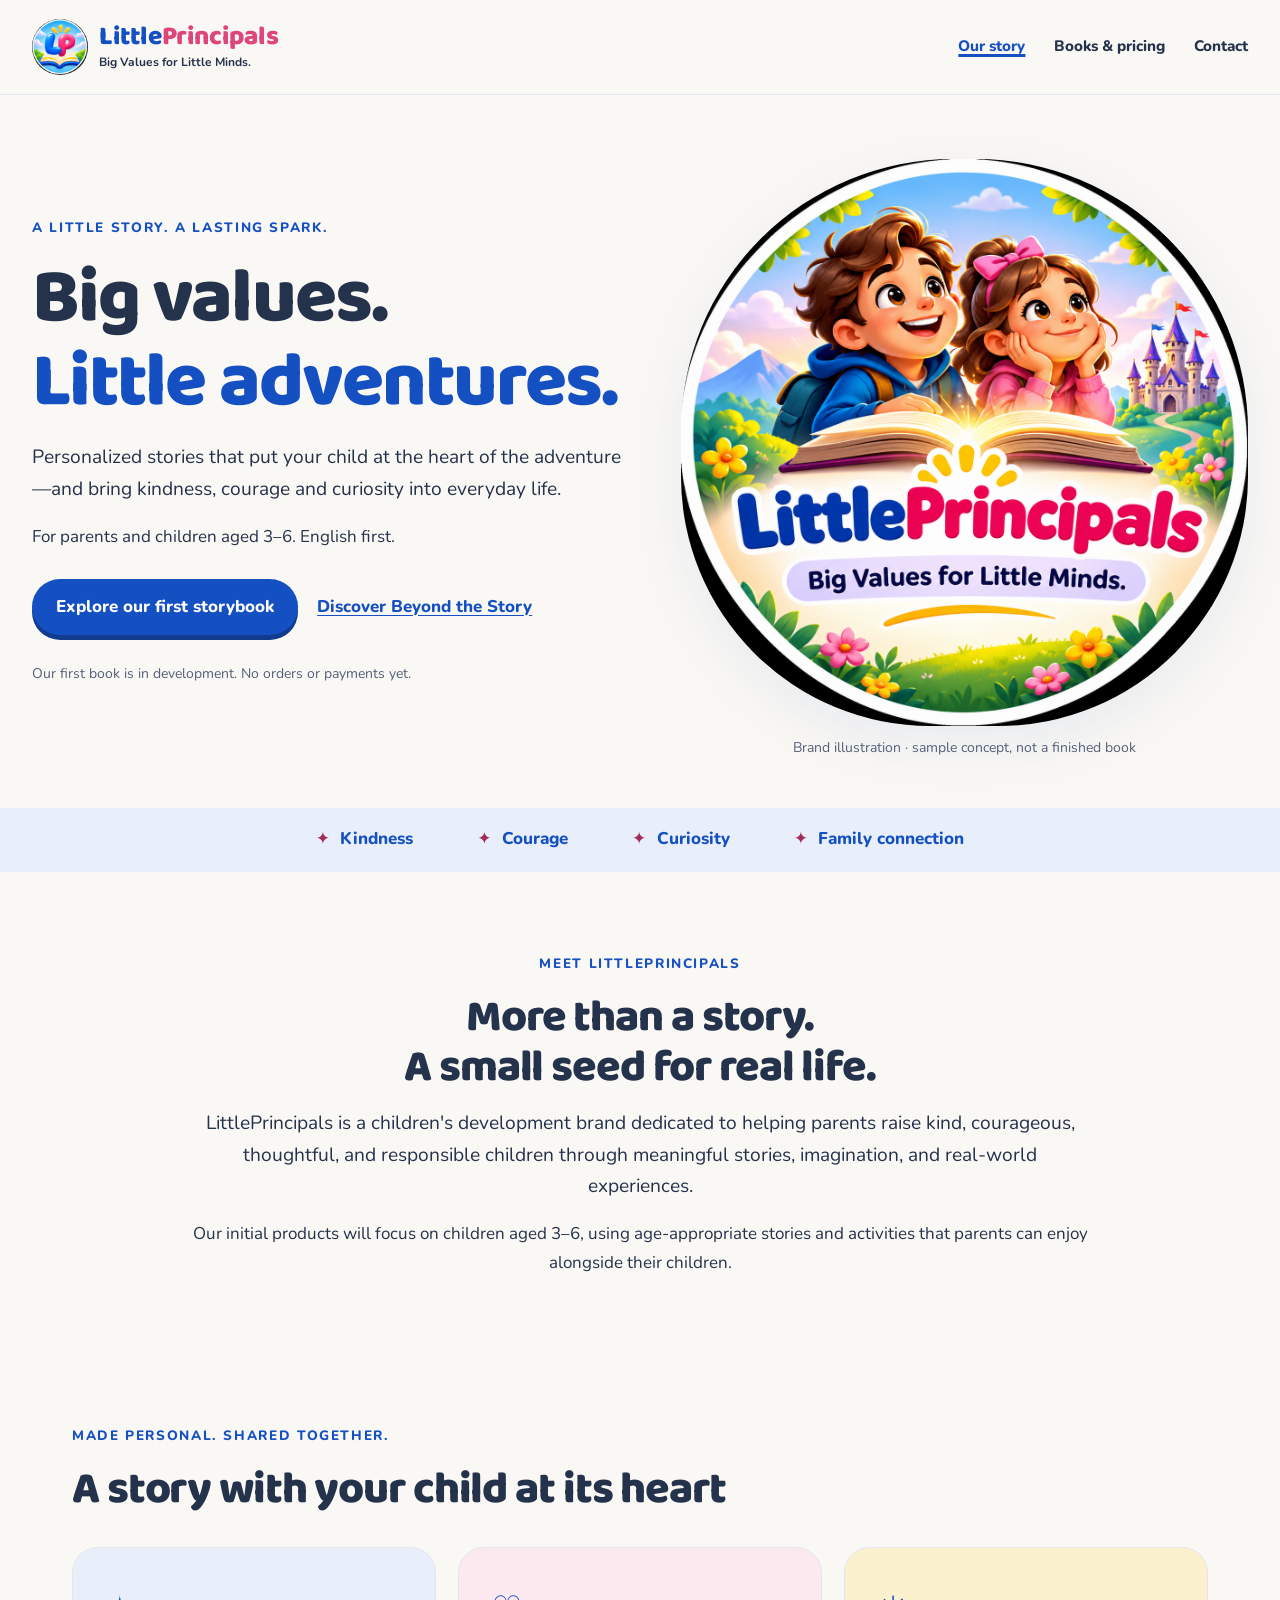
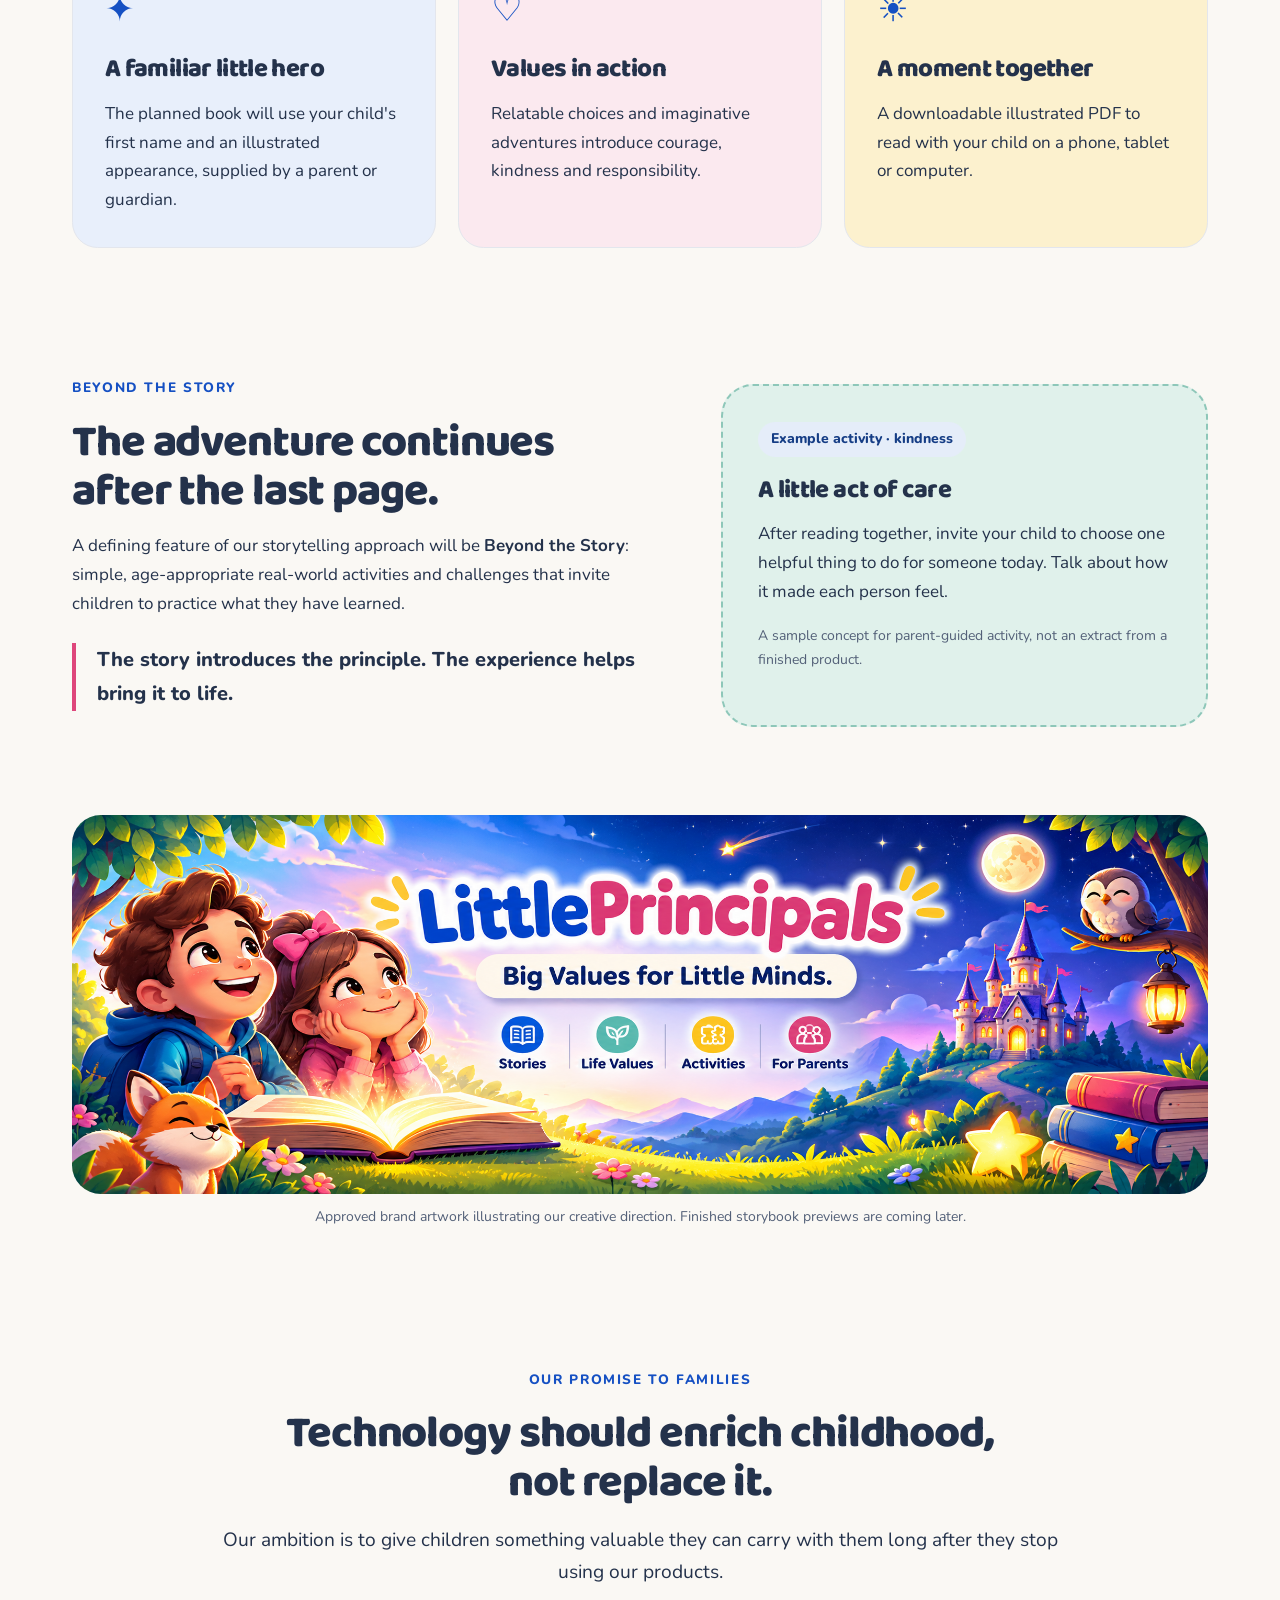
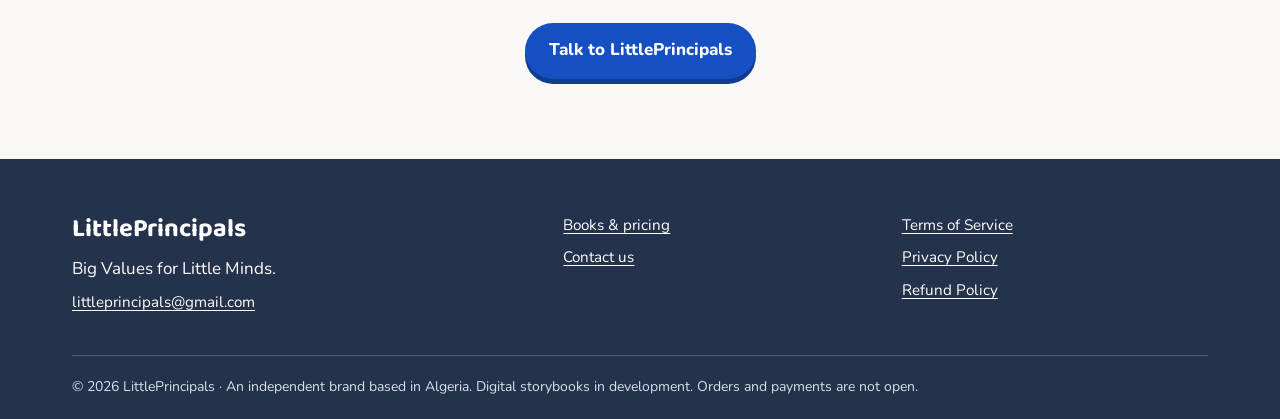
<file: index.html>
<!doctype html>
<html lang="en"><head><meta charset="utf-8"><meta name="viewport" content="width=device-width,initial-scale=1">
<title>Big values. Little adventures. | LittlePrincipals</title><meta name="description" content="Personalized illustrated digital storybooks that connect imagination, meaningful values and real-world family experiences.">
<meta name="theme-color" content="#1550C3"><meta property="og:title" content="Big values. Little adventures. | LittlePrincipals"><meta property="og:description" content="Personalized illustrated digital storybooks that connect imagination, meaningful values and real-world family experiences."><meta property="og:type" content="website"><meta property="og:image" content="https://djawadmnc.github.io/littleprincipals/assets/storybook-world.png"><meta property="og:url" content="https://djawadmnc.github.io/littleprincipals/index.html"><link rel="canonical" href="https://djawadmnc.github.io/littleprincipals/index.html"><meta name="twitter:card" content="summary_large_image">
<link rel="icon" href="assets/logo.png"><link rel="stylesheet" href="styles.css?v=5">
<link rel="preconnect" href="https://fonts.googleapis.com"><link rel="preconnect" href="https://fonts.gstatic.com" crossorigin><link href="https://fonts.googleapis.com/css2?family=Baloo+2:wght@800&family=Nunito:wght@400;600;700;800&display=swap" rel="stylesheet">
</head><body><a class="skip" href="#main">Skip to content</a>
<header class="site-header"><a class="brand" href="index.html"><img src="assets/logo.png" alt="" width="56" height="56"><span>Little<span>Principals</span><small>Big Values for Little Minds.</small></span></a><nav aria-label="Main navigation"><a href="index.html" aria-current="page">Our story</a><a href="pricing.html">Books & pricing</a><a href="contact.html">Contact</a></nav></header>
<main id="main">
<section class="hero"><div class="hero-copy"><span class="eyebrow">A little story. A lasting spark.</span><h1>Big values.<br><span>Little adventures.</span></h1><p class="lead">Personalized stories that put your child at the heart of the adventure—and bring kindness, courage and curiosity into everyday life.</p><p>For parents and children aged 3–6. English first.</p><div class="actions"><a class="button" href="pricing.html">Explore our first storybook</a><a class="text-link" href="#beyond">Discover Beyond the Story</a></div><p class="small">Our first book is in development. No orders or payments yet.</p></div><figure class="hero-art"><img src="assets/story-concept.png" alt="Illustrative concept: two children discovering an enchanted world through an open book" width="1254" height="1254"><figcaption>Brand illustration · sample concept, not a finished book</figcaption></figure></section>
<div class="values-band" aria-label="Our values"><span>Kindness</span><span>Courage</span><span>Curiosity</span><span>Family connection</span></div>
<section class="section intro"><span class="eyebrow">Meet LittlePrincipals</span><h2>More than a story.<br>A small seed for real life.</h2><p class="lead">LittlePrincipals is a children's development brand dedicated to helping parents raise kind, courageous, thoughtful, and responsible children through meaningful stories, imagination, and real-world experiences.</p><p>Our initial products will focus on children aged 3–6, using age-appropriate stories and activities that parents can enjoy alongside their children.</p></section>
<section class="section"><div class="section-head"><span class="eyebrow">Made personal. Shared together.</span><h2>A story with your child at its heart</h2></div><div class="three-grid"><article class="card blue"><span class="symbol" aria-hidden="true">✦</span><h3>A familiar little hero</h3><p>The planned book will use your child's first name and an illustrated appearance, supplied by a parent or guardian.</p></article><article class="card pink"><span class="symbol" aria-hidden="true">♡</span><h3>Values in action</h3><p>Relatable choices and imaginative adventures introduce courage, kindness and responsibility.</p></article><article class="card yellow"><span class="symbol" aria-hidden="true">☀</span><h3>A moment together</h3><p>A downloadable illustrated PDF to read with your child on a phone, tablet or computer.</p></article></div></section>
<section id="beyond" class="beyond section"><div><span class="eyebrow">Beyond the Story</span><h2>The adventure continues<br>after the last page.</h2><p>A defining feature of our storytelling approach will be <strong>Beyond the Story</strong>: simple, age-appropriate real-world activities and challenges that invite children to practice what they have learned.</p><blockquote>The story introduces the principle. The experience helps bring it to life.</blockquote></div><div class="activity"><span class="pill">Example activity · kindness</span><h3>A little act of care</h3><p>After reading together, invite your child to choose one helpful thing to do for someone today. Talk about how it made each person feel.</p><p class="small">A sample concept for parent-guided activity, not an extract from a finished product.</p></div></section>
<section class="section showcase"><img src="assets/storybook-world.png" width="2172" height="724" alt="LittlePrincipals concept illustration with children, an open book and a magical castle" loading="lazy"><p class="small">Approved brand artwork illustrating our creative direction. Finished storybook previews are coming later.</p></section>
<section class="section promise"><span class="eyebrow">Our promise to families</span><h2>Technology should enrich childhood,<br>not replace it.</h2><p>Our ambition is to give children something valuable they can carry with them long after they stop using our products.</p><a class="button" href="contact.html">Talk to LittlePrincipals</a></section>
</main>
<footer><div class="footer-top"><div><strong>LittlePrincipals</strong><p>Big Values for Little Minds.</p><a href="mailto:littleprincipals@gmail.com">littleprincipals@gmail.com</a></div><div><a href="pricing.html">Books & pricing</a><a href="contact.html">Contact us</a></div><nav aria-label="Policies"><a href="terms.html">Terms of Service</a><a href="privacy.html">Privacy Policy</a><a href="refunds.html">Refund Policy</a></nav></div><p class="fine">© 2026 LittlePrincipals · An independent brand based in Algeria. Digital storybooks in development. Orders and payments are not open.</p></footer>








</body></html>
</file>
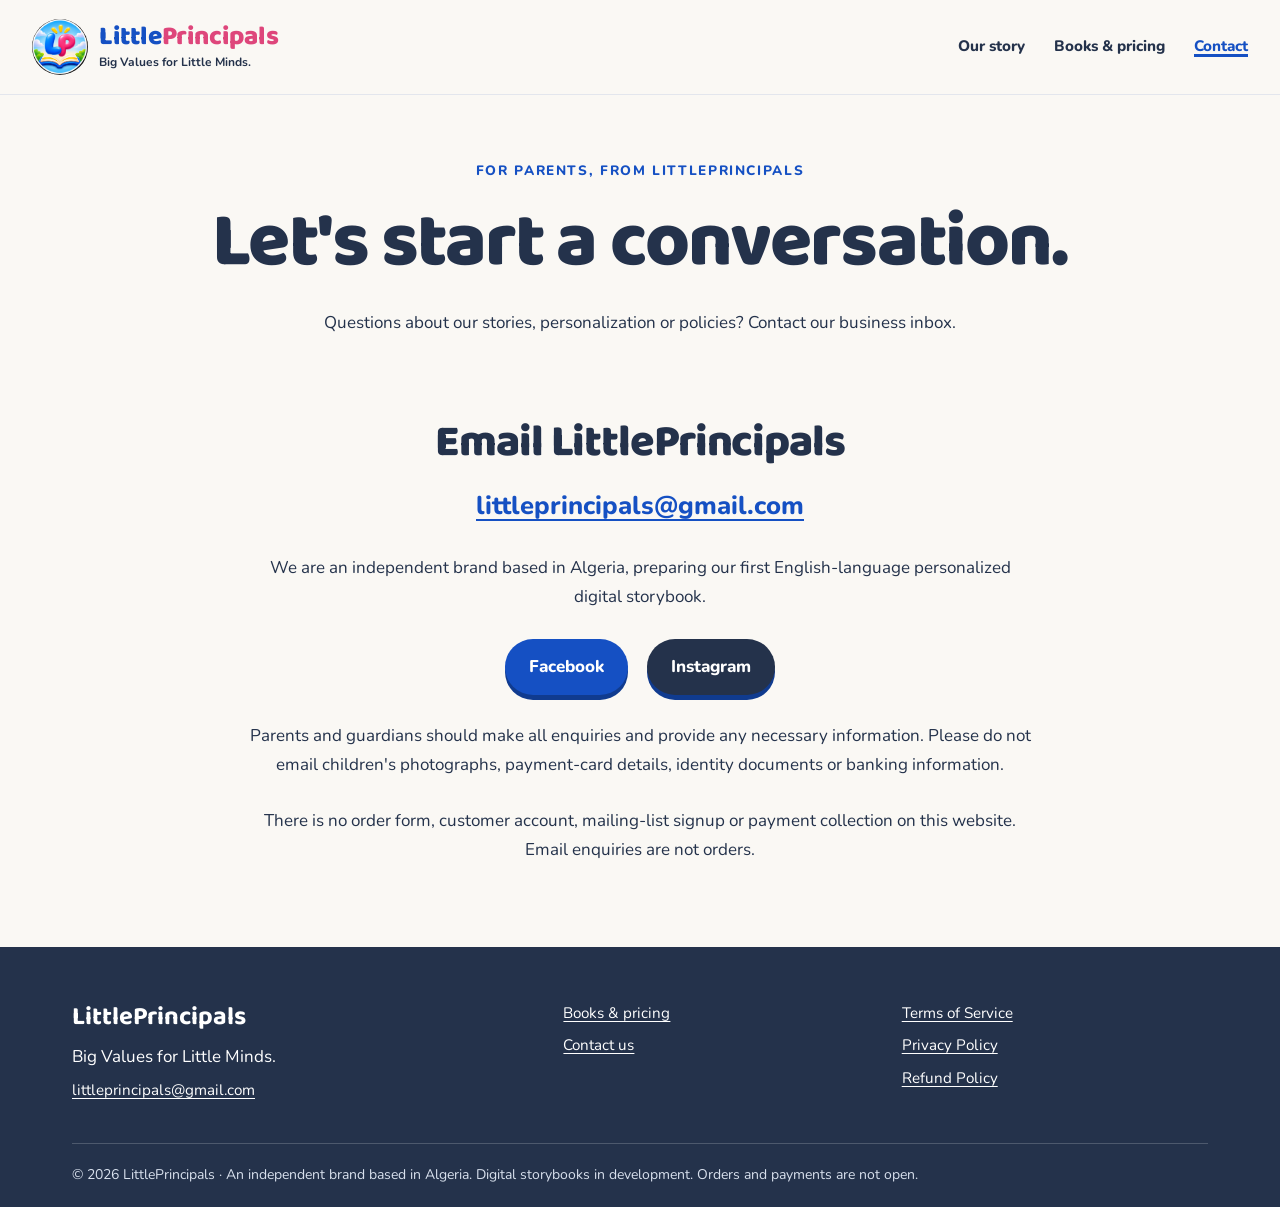
<file: contact.html>
<!doctype html>
<html lang="en"><head><meta charset="utf-8"><meta name="viewport" content="width=device-width,initial-scale=1">
<title>Contact | LittlePrincipals</title><meta name="description" content="Contact LittlePrincipals about personalized digital storybooks, privacy, corrections or refunds.">
<meta name="theme-color" content="#1550C3"><meta property="og:title" content="Contact | LittlePrincipals"><meta property="og:description" content="Contact LittlePrincipals about personalized digital storybooks, privacy, corrections or refunds."><meta property="og:type" content="website"><meta property="og:image" content="https://djawadmnc.github.io/littleprincipals/assets/storybook-world.png"><meta property="og:url" content="https://djawadmnc.github.io/littleprincipals/contact.html"><link rel="canonical" href="https://djawadmnc.github.io/littleprincipals/contact.html"><meta name="twitter:card" content="summary_large_image">
<link rel="icon" href="assets/logo.png"><link rel="stylesheet" href="styles.css?v=5">
<link rel="preconnect" href="https://fonts.googleapis.com"><link rel="preconnect" href="https://fonts.gstatic.com" crossorigin><link href="https://fonts.googleapis.com/css2?family=Baloo+2:wght@800&family=Nunito:wght@400;600;700;800&display=swap" rel="stylesheet">
</head><body><a class="skip" href="#main">Skip to content</a>
<header class="site-header"><a class="brand" href="index.html"><img src="assets/logo.png" alt="" width="56" height="56"><span>Little<span>Principals</span><small>Big Values for Little Minds.</small></span></a><nav aria-label="Main navigation"><a href="index.html">Our story</a><a href="pricing.html">Books & pricing</a><a href="contact.html" aria-current="page">Contact</a></nav></header>
<main id="main">
<section class="page-heading"><span class="eyebrow">For parents, from LittlePrincipals</span><h1>Let's start a conversation.</h1><p>Questions about our stories, personalization or policies? Contact our business inbox.</p></section><section class="section contact-panel"><h2>Email LittlePrincipals</h2><a class="email-link" href="mailto:littleprincipals@gmail.com">littleprincipals@gmail.com</a><p>We are an independent brand based in Algeria, preparing our first English-language personalized digital storybook.</p><div class="actions"><a class="button" href="https://www.facebook.com/LittlePrincipals/" rel="noopener noreferrer">Facebook</a><a class="button secondary" href="https://www.instagram.com/littleprincipals/" rel="noopener noreferrer">Instagram</a></div><p>Parents and guardians should make all enquiries and provide any necessary information. Please do not email children's photographs, payment-card details, identity documents or banking information.</p><p>There is no order form, customer account, mailing-list signup or payment collection on this website. Email enquiries are not orders.</p></section>
</main>
<footer><div class="footer-top"><div><strong>LittlePrincipals</strong><p>Big Values for Little Minds.</p><a href="mailto:littleprincipals@gmail.com">littleprincipals@gmail.com</a></div><div><a href="pricing.html">Books & pricing</a><a href="contact.html">Contact us</a></div><nav aria-label="Policies"><a href="terms.html">Terms of Service</a><a href="privacy.html">Privacy Policy</a><a href="refunds.html">Refund Policy</a></nav></div><p class="fine">© 2026 LittlePrincipals · An independent brand based in Algeria. Digital storybooks in development. Orders and payments are not open.</p></footer>
















</body></html>
</file>
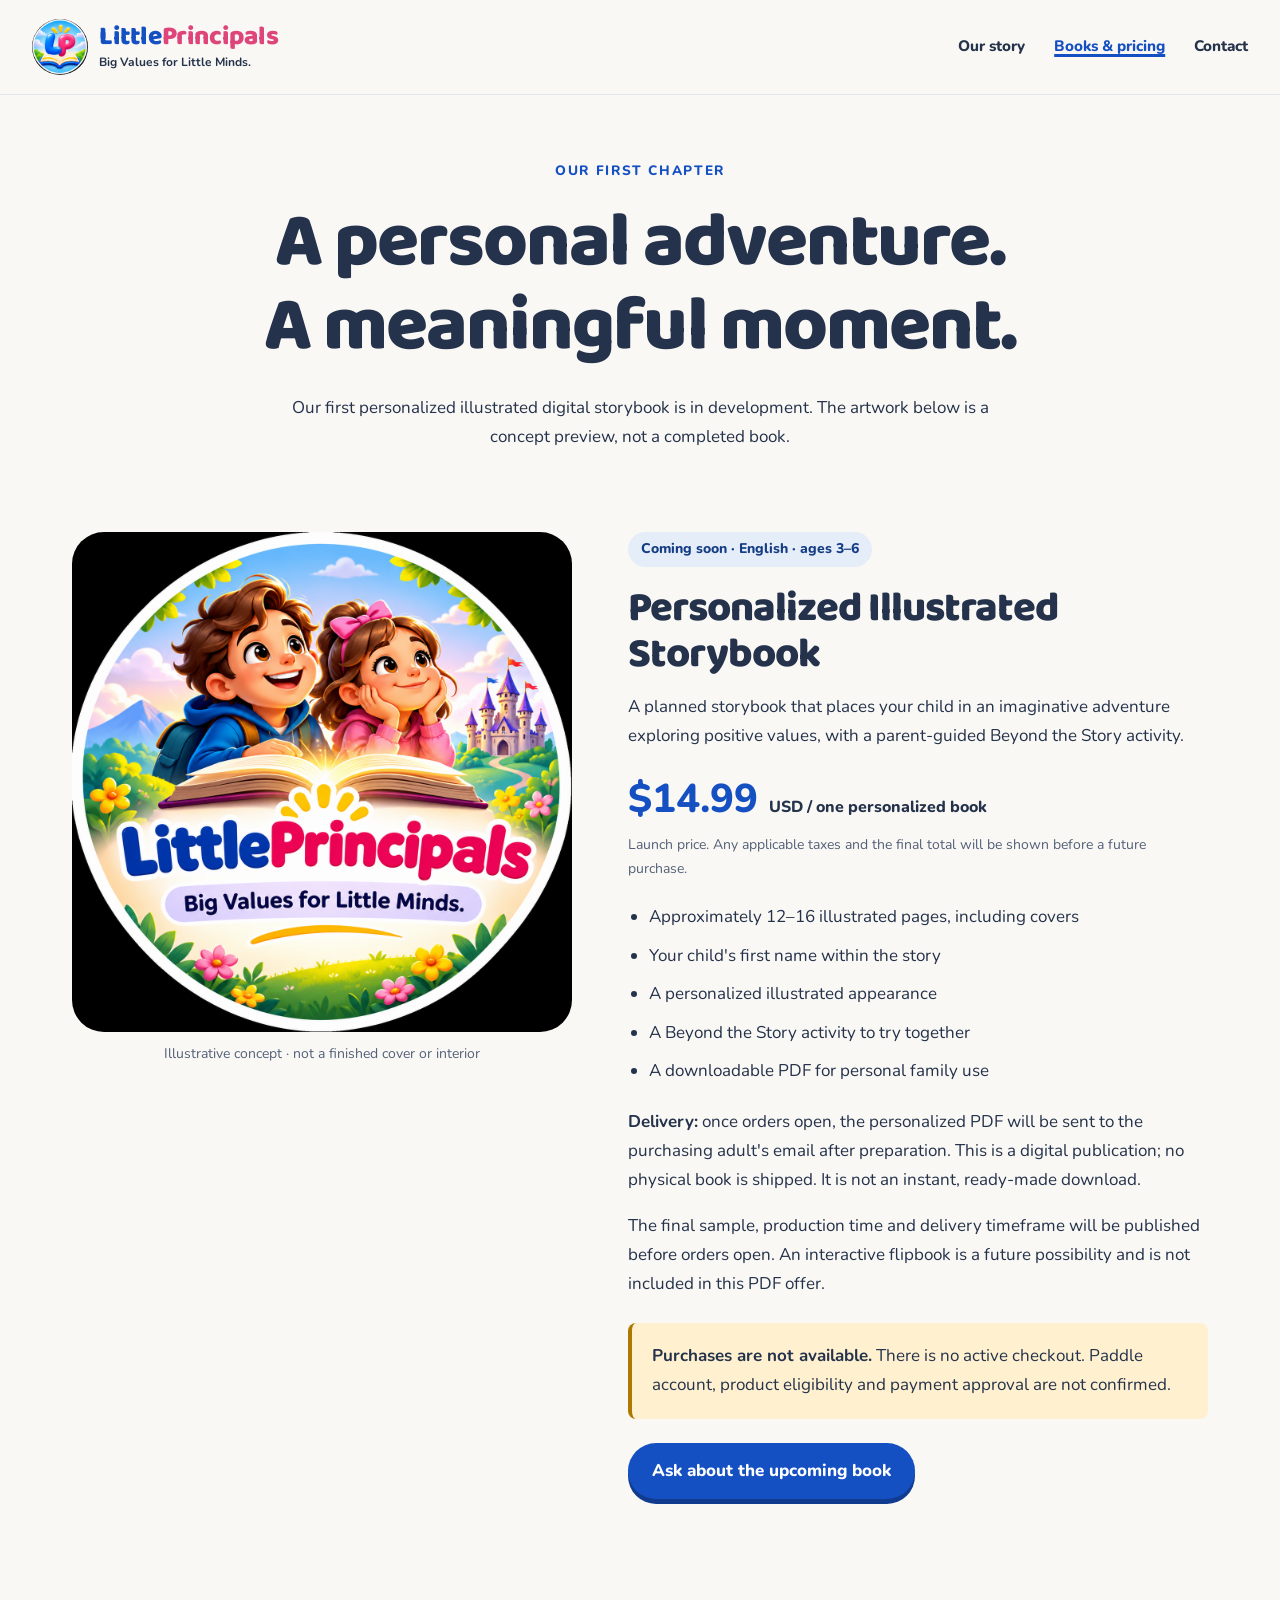
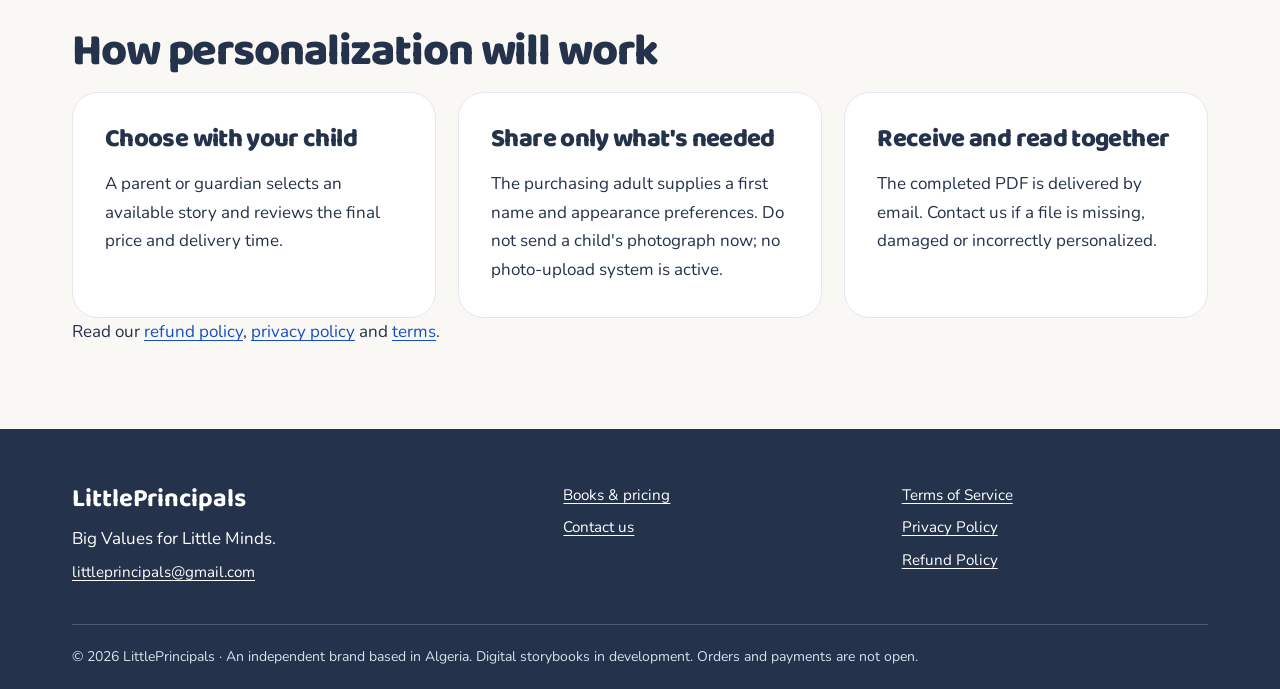
<file: pricing.html>
<!doctype html>
<html lang="en"><head><meta charset="utf-8"><meta name="viewport" content="width=device-width,initial-scale=1">
<title>Books &amp; pricing | LittlePrincipals</title><meta name="description" content="Discover our planned personalized illustrated PDF storybook for ages 3–6, including personalization, delivery and launch pricing.">
<meta name="theme-color" content="#1550C3"><meta property="og:title" content="Books &amp; pricing | LittlePrincipals"><meta property="og:description" content="Discover our planned personalized illustrated PDF storybook for ages 3–6, including personalization, delivery and launch pricing."><meta property="og:type" content="website"><meta property="og:image" content="https://djawadmnc.github.io/littleprincipals/assets/storybook-world.png"><meta property="og:url" content="https://djawadmnc.github.io/littleprincipals/pricing.html"><link rel="canonical" href="https://djawadmnc.github.io/littleprincipals/pricing.html"><meta name="twitter:card" content="summary_large_image">
<link rel="icon" href="assets/logo.png"><link rel="stylesheet" href="styles.css?v=5">
<link rel="preconnect" href="https://fonts.googleapis.com"><link rel="preconnect" href="https://fonts.gstatic.com" crossorigin><link href="https://fonts.googleapis.com/css2?family=Baloo+2:wght@800&family=Nunito:wght@400;600;700;800&display=swap" rel="stylesheet">
</head><body><a class="skip" href="#main">Skip to content</a>
<header class="site-header"><a class="brand" href="index.html"><img src="assets/logo.png" alt="" width="56" height="56"><span>Little<span>Principals</span><small>Big Values for Little Minds.</small></span></a><nav aria-label="Main navigation"><a href="index.html">Our story</a><a href="pricing.html" aria-current="page">Books & pricing</a><a href="contact.html">Contact</a></nav></header>
<main id="main">
<section class="page-heading"><span class="eyebrow">Our first chapter</span><h1>A personal adventure.<br>A meaningful moment.</h1><p>Our first personalized illustrated digital storybook is in development. The artwork below is a concept preview, not a completed book.</p></section>
<section class="section product"><figure><img src="assets/story-concept.png" alt="Sample brand illustration of children reading; concept only" width="1254" height="1254"><figcaption>Illustrative concept · not a finished cover or interior</figcaption></figure><article><span class="pill">Coming soon · English · ages 3–6</span><h2>Personalized Illustrated Storybook</h2><p>A planned storybook that places your child in an imaginative adventure exploring positive values, with a parent-guided Beyond the Story activity.</p><div class="price">$14.99 <span>USD / one personalized book</span></div><p class="small">Launch price. Any applicable taxes and the final total will be shown before a future purchase.</p><ul class="checklist"><li>Approximately 12–16 illustrated pages, including covers</li><li>Your child's first name within the story</li><li>A personalized illustrated appearance</li><li>A Beyond the Story activity to try together</li><li>A downloadable PDF for personal family use</li></ul><p><strong>Delivery:</strong> once orders open, the personalized PDF will be sent to the purchasing adult's email after preparation. This is a digital publication; no physical book is shipped. It is not an instant, ready-made download.</p><p>The final sample, production time and delivery timeframe will be published before orders open. An interactive flipbook is a future possibility and is not included in this PDF offer.</p><div class="notice"><strong>Purchases are not available.</strong> There is no active checkout. Paddle account, product eligibility and payment approval are not confirmed.</div><a class="button" href="contact.html">Ask about the upcoming book</a></article></section>
<section class="section"><h2>How personalization will work</h2><div class="three-grid"><article class="card"><h3>Choose with your child</h3><p>A parent or guardian selects an available story and reviews the final price and delivery time.</p></article><article class="card"><h3>Share only what's needed</h3><p>The purchasing adult supplies a first name and appearance preferences. Do not send a child's photograph now; no photo-upload system is active.</p></article><article class="card"><h3>Receive and read together</h3><p>The completed PDF is delivered by email. Contact us if a file is missing, damaged or incorrectly personalized.</p></article></div><p>Read our <a href="refunds.html">refund policy</a>, <a href="privacy.html">privacy policy</a> and <a href="terms.html">terms</a>.</p></section>
</main>
<footer><div class="footer-top"><div><strong>LittlePrincipals</strong><p>Big Values for Little Minds.</p><a href="mailto:littleprincipals@gmail.com">littleprincipals@gmail.com</a></div><div><a href="pricing.html">Books & pricing</a><a href="contact.html">Contact us</a></div><nav aria-label="Policies"><a href="terms.html">Terms of Service</a><a href="privacy.html">Privacy Policy</a><a href="refunds.html">Refund Policy</a></nav></div><p class="fine">© 2026 LittlePrincipals · An independent brand based in Algeria. Digital storybooks in development. Orders and payments are not open.</p></footer>
















</body></html>
</file>
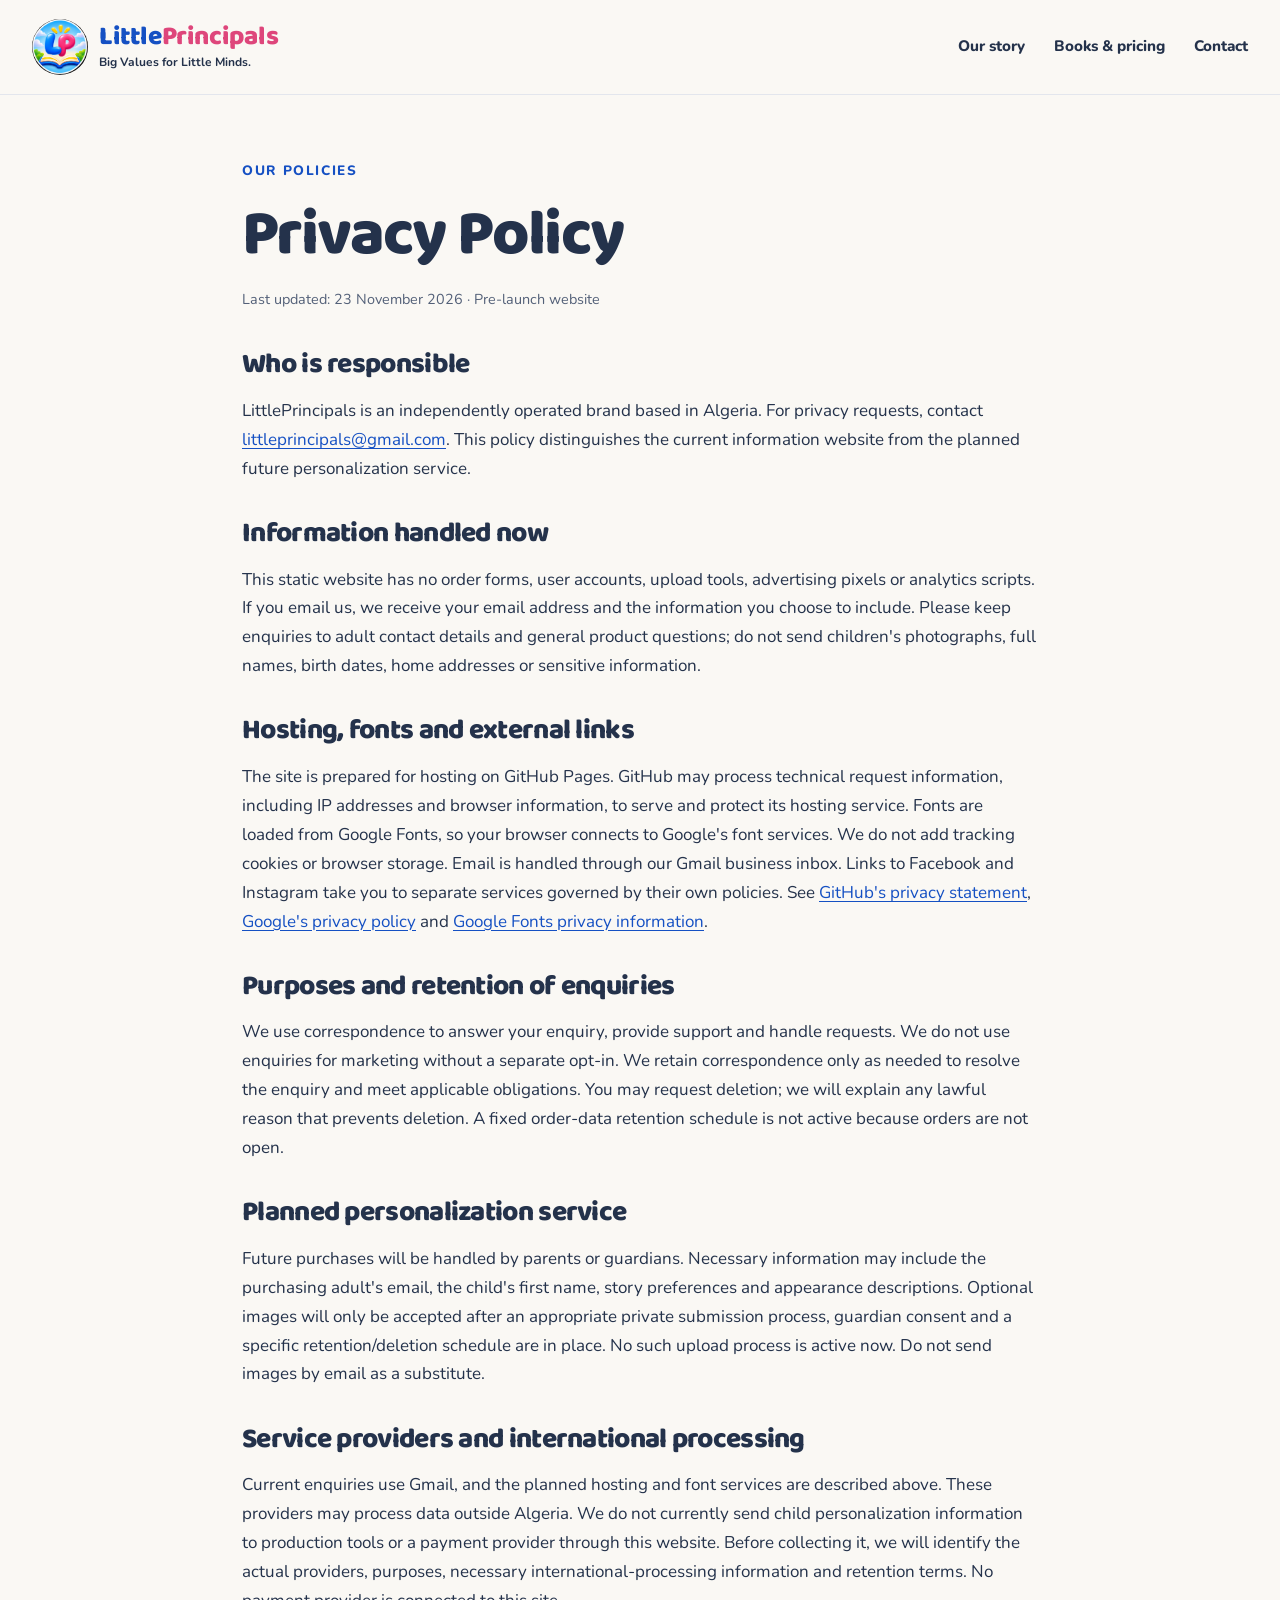
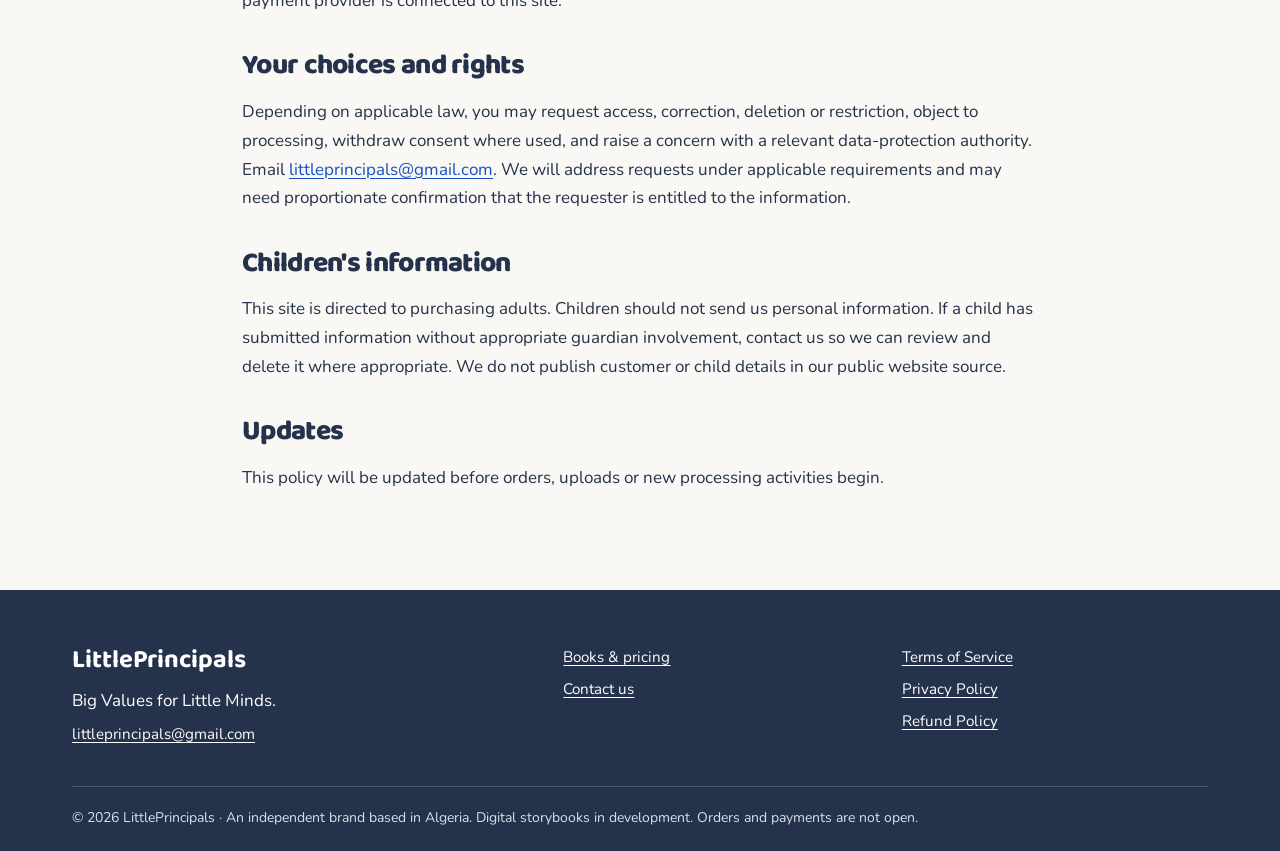
<file: privacy.html>
<!doctype html>
<html lang="en"><head><meta charset="utf-8"><meta name="viewport" content="width=device-width,initial-scale=1">
<title>Privacy Policy | LittlePrincipals</title><meta name="description" content="How LittlePrincipals handles website visits, adult enquiries and future personalization information.">
<meta name="theme-color" content="#1550C3"><meta property="og:title" content="Privacy Policy | LittlePrincipals"><meta property="og:description" content="How LittlePrincipals handles website visits, adult enquiries and future personalization information."><meta property="og:type" content="website"><meta property="og:image" content="https://djawadmnc.github.io/littleprincipals/assets/storybook-world.png"><meta property="og:url" content="https://djawadmnc.github.io/littleprincipals/privacy.html"><link rel="canonical" href="https://djawadmnc.github.io/littleprincipals/privacy.html"><meta name="twitter:card" content="summary_large_image">
<link rel="icon" href="assets/logo.png"><link rel="stylesheet" href="styles.css?v=5">
<link rel="preconnect" href="https://fonts.googleapis.com"><link rel="preconnect" href="https://fonts.gstatic.com" crossorigin><link href="https://fonts.googleapis.com/css2?family=Baloo+2:wght@800&family=Nunito:wght@400;600;700;800&display=swap" rel="stylesheet">
</head><body><a class="skip" href="#main">Skip to content</a>
<header class="site-header"><a class="brand" href="index.html"><img src="assets/logo.png" alt="" width="56" height="56"><span>Little<span>Principals</span><small>Big Values for Little Minds.</small></span></a><nav aria-label="Main navigation"><a href="index.html">Our story</a><a href="pricing.html">Books & pricing</a><a href="contact.html">Contact</a></nav></header>
<main id="main" class="policy">
<span class="eyebrow">Our policies</span><h1>Privacy Policy</h1><p class="policy-date">Last updated: 23 November 2026 · Pre-launch website</p>
<h2>Who is responsible</h2><p>LittlePrincipals is an independently operated brand based in Algeria. For privacy requests, contact <a href="mailto:littleprincipals@gmail.com">littleprincipals@gmail.com</a>. This policy distinguishes the current information website from the planned future personalization service.</p>
<h2>Information handled now</h2><p>This static website has no order forms, user accounts, upload tools, advertising pixels or analytics scripts. If you email us, we receive your email address and the information you choose to include. Please keep enquiries to adult contact details and general product questions; do not send children's photographs, full names, birth dates, home addresses or sensitive information.</p>
<h2>Hosting, fonts and external links</h2><p>The site is prepared for hosting on GitHub Pages. GitHub may process technical request information, including IP addresses and browser information, to serve and protect its hosting service. Fonts are loaded from Google Fonts, so your browser connects to Google's font services. We do not add tracking cookies or browser storage. Email is handled through our Gmail business inbox. Links to Facebook and Instagram take you to separate services governed by their own policies. See <a href="https://docs.github.com/en/site-policy/privacy-policies/github-general-privacy-statement">GitHub's privacy statement</a>, <a href="https://policies.google.com/privacy">Google's privacy policy</a> and <a href="https://developers.google.com/fonts/faq/privacy">Google Fonts privacy information</a>.</p>
<h2>Purposes and retention of enquiries</h2><p>We use correspondence to answer your enquiry, provide support and handle requests. We do not use enquiries for marketing without a separate opt-in. We retain correspondence only as needed to resolve the enquiry and meet applicable obligations. You may request deletion; we will explain any lawful reason that prevents deletion. A fixed order-data retention schedule is not active because orders are not open.</p>
<h2>Planned personalization service</h2><p>Future purchases will be handled by parents or guardians. Necessary information may include the purchasing adult's email, the child's first name, story preferences and appearance descriptions. Optional images will only be accepted after an appropriate private submission process, guardian consent and a specific retention/deletion schedule are in place. No such upload process is active now. Do not send images by email as a substitute.</p>
<h2>Service providers and international processing</h2><p>Current enquiries use Gmail, and the planned hosting and font services are described above. These providers may process data outside Algeria. We do not currently send child personalization information to production tools or a payment provider through this website. Before collecting it, we will identify the actual providers, purposes, necessary international-processing information and retention terms. No payment provider is connected to this site.</p>
<h2>Your choices and rights</h2><p>Depending on applicable law, you may request access, correction, deletion or restriction, object to processing, withdraw consent where used, and raise a concern with a relevant data-protection authority. Email <a href="mailto:littleprincipals@gmail.com">littleprincipals@gmail.com</a>. We will address requests under applicable requirements and may need proportionate confirmation that the requester is entitled to the information.</p>
<h2>Children's information</h2><p>This site is directed to purchasing adults. Children should not send us personal information. If a child has submitted information without appropriate guardian involvement, contact us so we can review and delete it where appropriate. We do not publish customer or child details in our public website source.</p><h2>Updates</h2><p>This policy will be updated before orders, uploads or new processing activities begin.</p>
</main>
<footer><div class="footer-top"><div><strong>LittlePrincipals</strong><p>Big Values for Little Minds.</p><a href="mailto:littleprincipals@gmail.com">littleprincipals@gmail.com</a></div><div><a href="pricing.html">Books & pricing</a><a href="contact.html">Contact us</a></div><nav aria-label="Policies"><a href="terms.html">Terms of Service</a><a href="privacy.html">Privacy Policy</a><a href="refunds.html">Refund Policy</a></nav></div><p class="fine">© 2026 LittlePrincipals · An independent brand based in Algeria. Digital storybooks in development. Orders and payments are not open.</p></footer>
















</body></html>
</file>
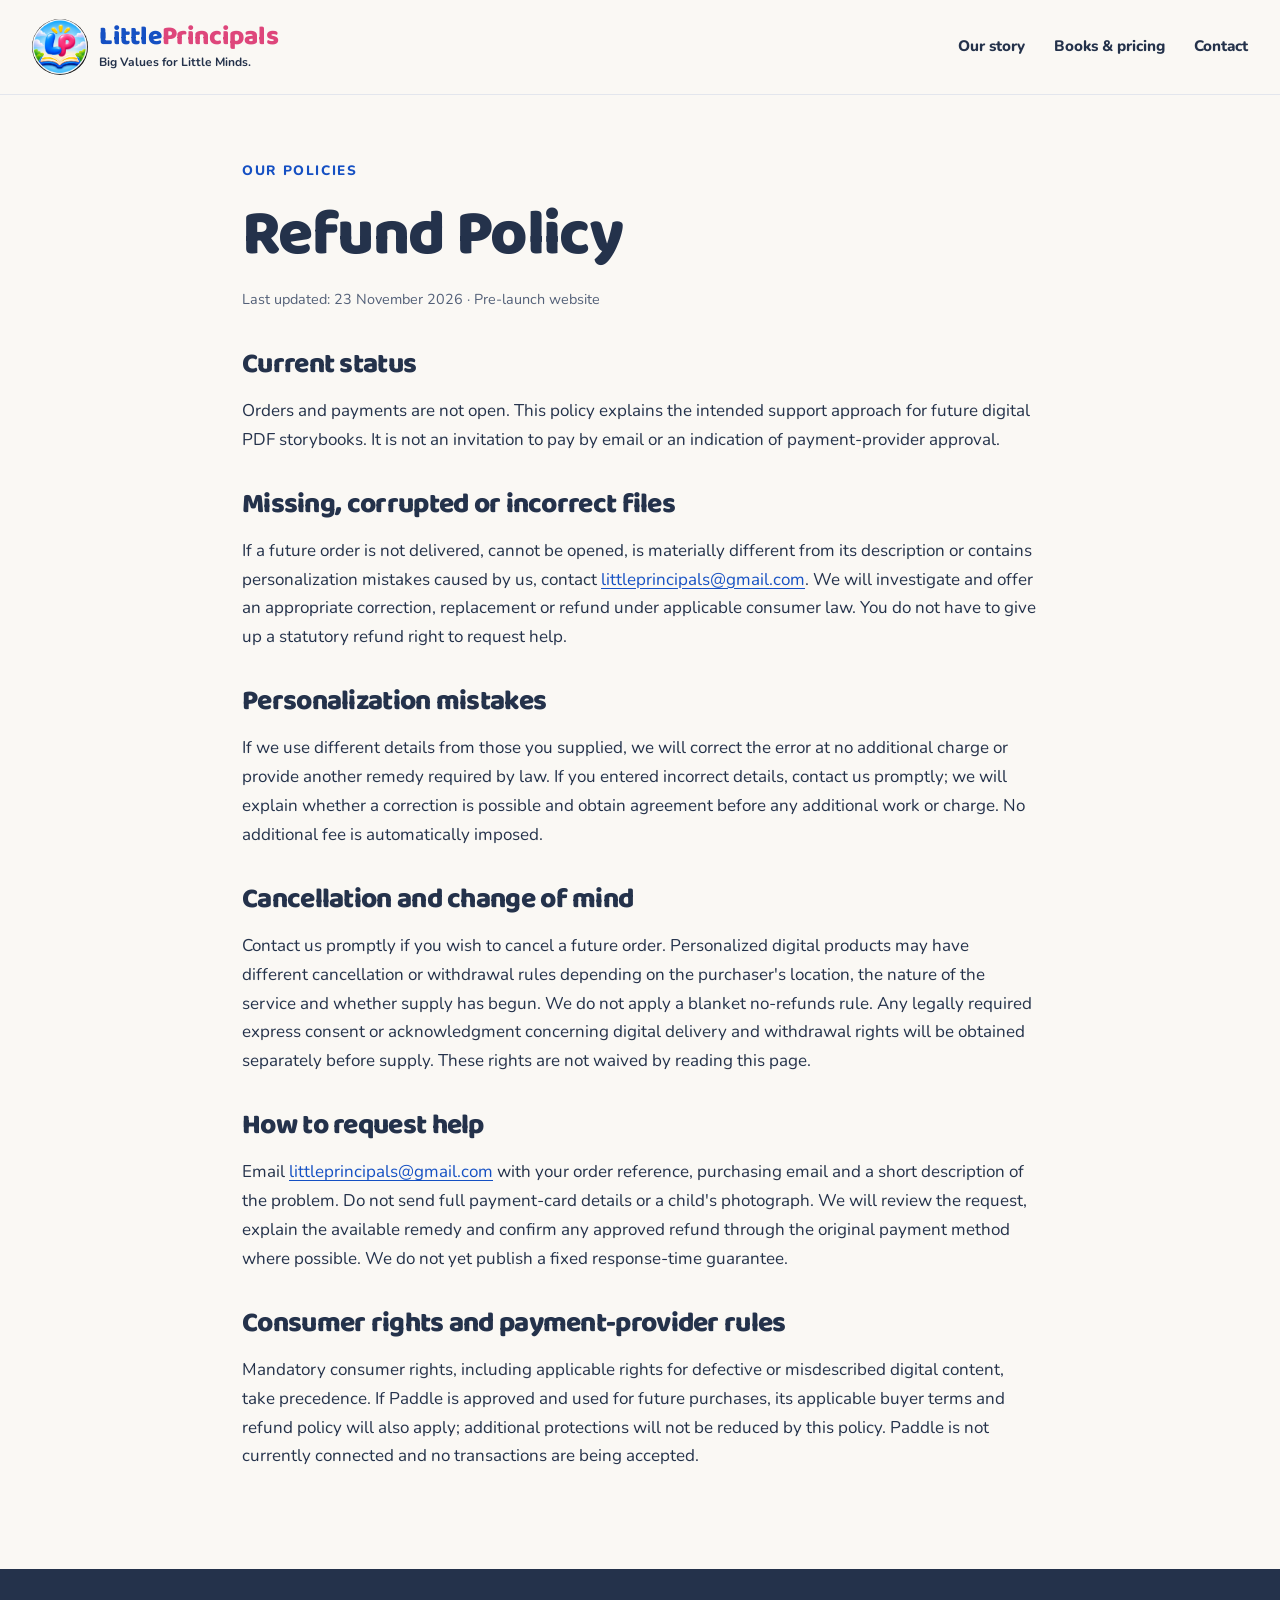
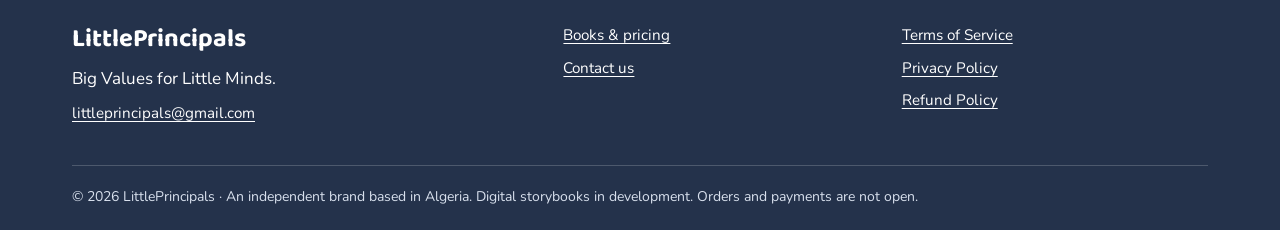
<file: refunds.html>
<!doctype html>
<html lang="en"><head><meta charset="utf-8"><meta name="viewport" content="width=device-width,initial-scale=1">
<title>Refund Policy | LittlePrincipals</title><meta name="description" content="LittlePrincipals corrections and refund approach for personalized digital storybooks, with consumer rights preserved.">
<meta name="theme-color" content="#1550C3"><meta property="og:title" content="Refund Policy | LittlePrincipals"><meta property="og:description" content="LittlePrincipals corrections and refund approach for personalized digital storybooks, with consumer rights preserved."><meta property="og:type" content="website"><meta property="og:image" content="https://djawadmnc.github.io/littleprincipals/assets/storybook-world.png"><meta property="og:url" content="https://djawadmnc.github.io/littleprincipals/refunds.html"><link rel="canonical" href="https://djawadmnc.github.io/littleprincipals/refunds.html"><meta name="twitter:card" content="summary_large_image">
<link rel="icon" href="assets/logo.png"><link rel="stylesheet" href="styles.css?v=5">
<link rel="preconnect" href="https://fonts.googleapis.com"><link rel="preconnect" href="https://fonts.gstatic.com" crossorigin><link href="https://fonts.googleapis.com/css2?family=Baloo+2:wght@800&family=Nunito:wght@400;600;700;800&display=swap" rel="stylesheet">
</head><body><a class="skip" href="#main">Skip to content</a>
<header class="site-header"><a class="brand" href="index.html"><img src="assets/logo.png" alt="" width="56" height="56"><span>Little<span>Principals</span><small>Big Values for Little Minds.</small></span></a><nav aria-label="Main navigation"><a href="index.html">Our story</a><a href="pricing.html">Books & pricing</a><a href="contact.html">Contact</a></nav></header>
<main id="main" class="policy">
<span class="eyebrow">Our policies</span><h1>Refund Policy</h1><p class="policy-date">Last updated: 23 November 2026 · Pre-launch website</p>
<h2>Current status</h2><p>Orders and payments are not open. This policy explains the intended support approach for future digital PDF storybooks. It is not an invitation to pay by email or an indication of payment-provider approval.</p>
<h2>Missing, corrupted or incorrect files</h2><p>If a future order is not delivered, cannot be opened, is materially different from its description or contains personalization mistakes caused by us, contact <a href="mailto:littleprincipals@gmail.com">littleprincipals@gmail.com</a>. We will investigate and offer an appropriate correction, replacement or refund under applicable consumer law. You do not have to give up a statutory refund right to request help.</p>
<h2>Personalization mistakes</h2><p>If we use different details from those you supplied, we will correct the error at no additional charge or provide another remedy required by law. If you entered incorrect details, contact us promptly; we will explain whether a correction is possible and obtain agreement before any additional work or charge. No additional fee is automatically imposed.</p>
<h2>Cancellation and change of mind</h2><p>Contact us promptly if you wish to cancel a future order. Personalized digital products may have different cancellation or withdrawal rules depending on the purchaser's location, the nature of the service and whether supply has begun. We do not apply a blanket no-refunds rule. Any legally required express consent or acknowledgment concerning digital delivery and withdrawal rights will be obtained separately before supply. These rights are not waived by reading this page.</p>
<h2>How to request help</h2><p>Email <a href="mailto:littleprincipals@gmail.com">littleprincipals@gmail.com</a> with your order reference, purchasing email and a short description of the problem. Do not send full payment-card details or a child's photograph. We will review the request, explain the available remedy and confirm any approved refund through the original payment method where possible. We do not yet publish a fixed response-time guarantee.</p>
<h2>Consumer rights and payment-provider rules</h2><p>Mandatory consumer rights, including applicable rights for defective or misdescribed digital content, take precedence. If Paddle is approved and used for future purchases, its applicable buyer terms and refund policy will also apply; additional protections will not be reduced by this policy. Paddle is not currently connected and no transactions are being accepted.</p>
</main>
<footer><div class="footer-top"><div><strong>LittlePrincipals</strong><p>Big Values for Little Minds.</p><a href="mailto:littleprincipals@gmail.com">littleprincipals@gmail.com</a></div><div><a href="pricing.html">Books & pricing</a><a href="contact.html">Contact us</a></div><nav aria-label="Policies"><a href="terms.html">Terms of Service</a><a href="privacy.html">Privacy Policy</a><a href="refunds.html">Refund Policy</a></nav></div><p class="fine">© 2026 LittlePrincipals · An independent brand based in Algeria. Digital storybooks in development. Orders and payments are not open.</p></footer>
















</body></html>
</file>
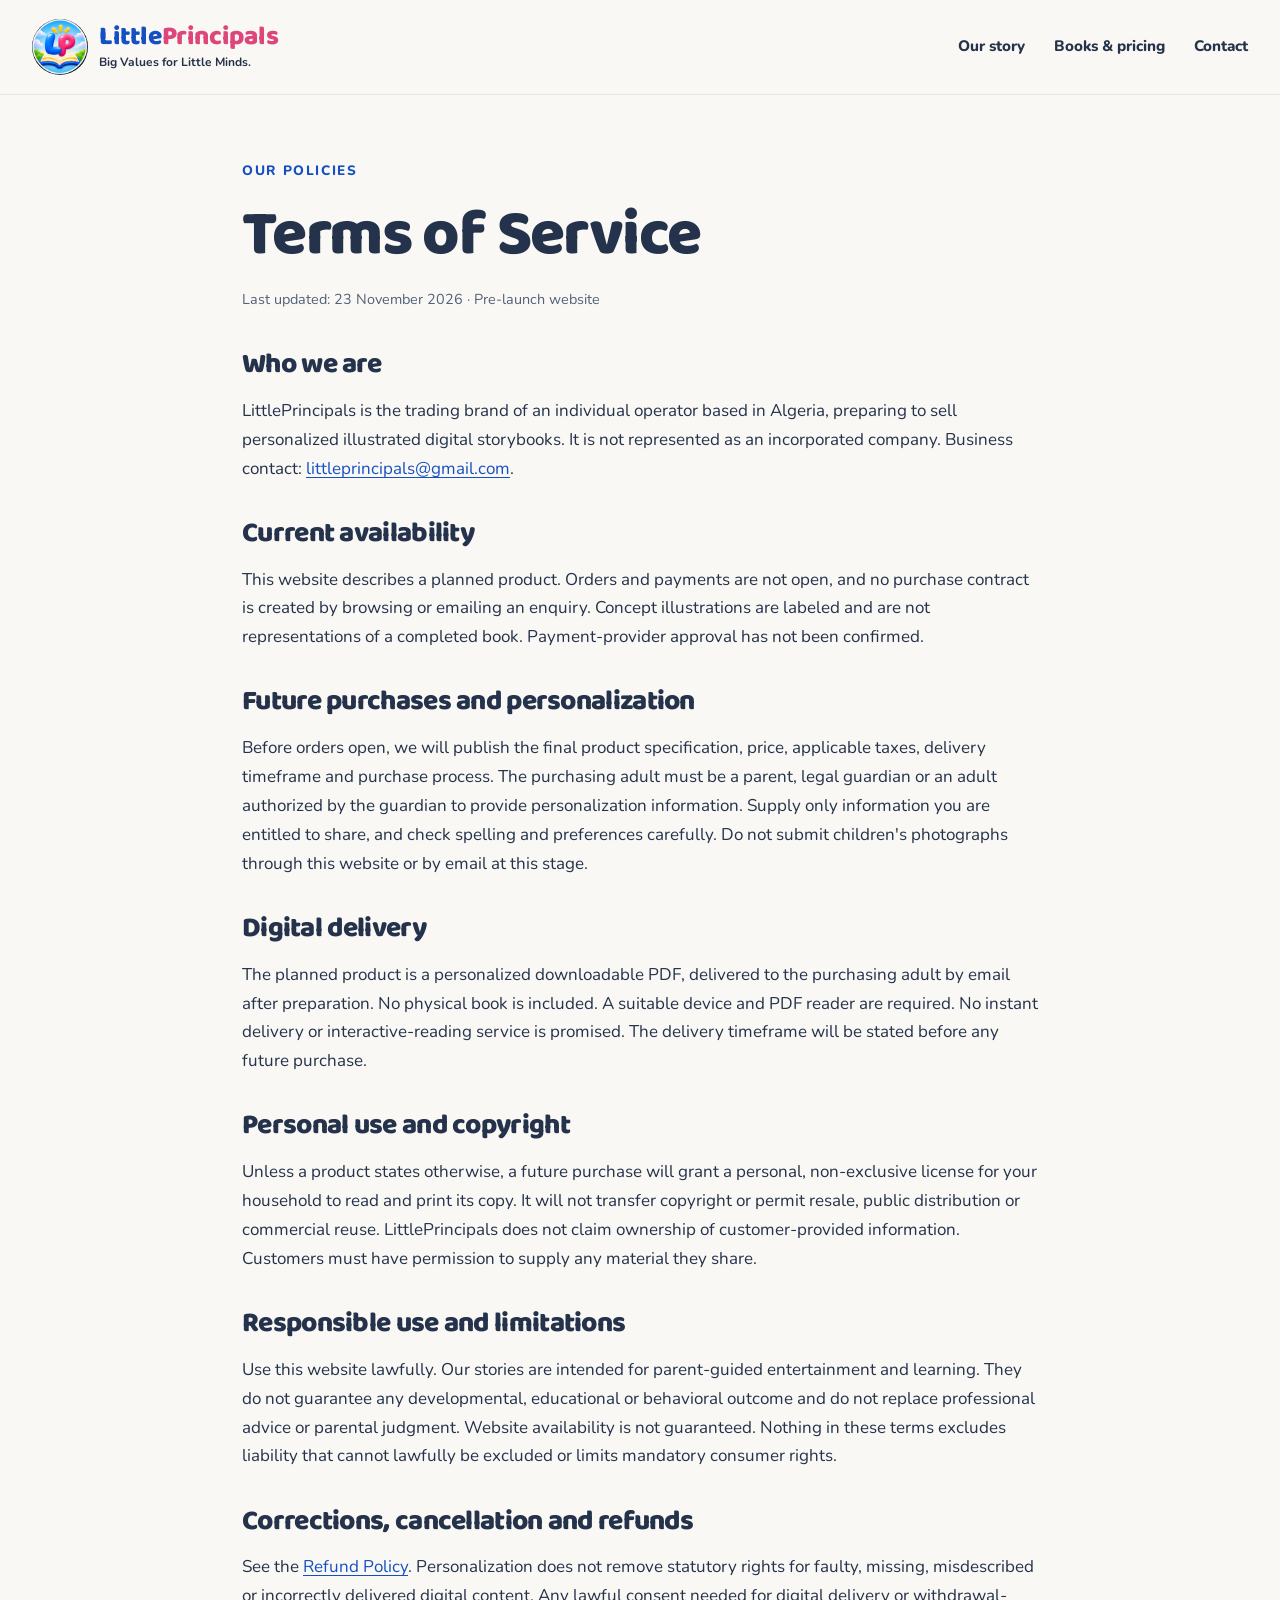
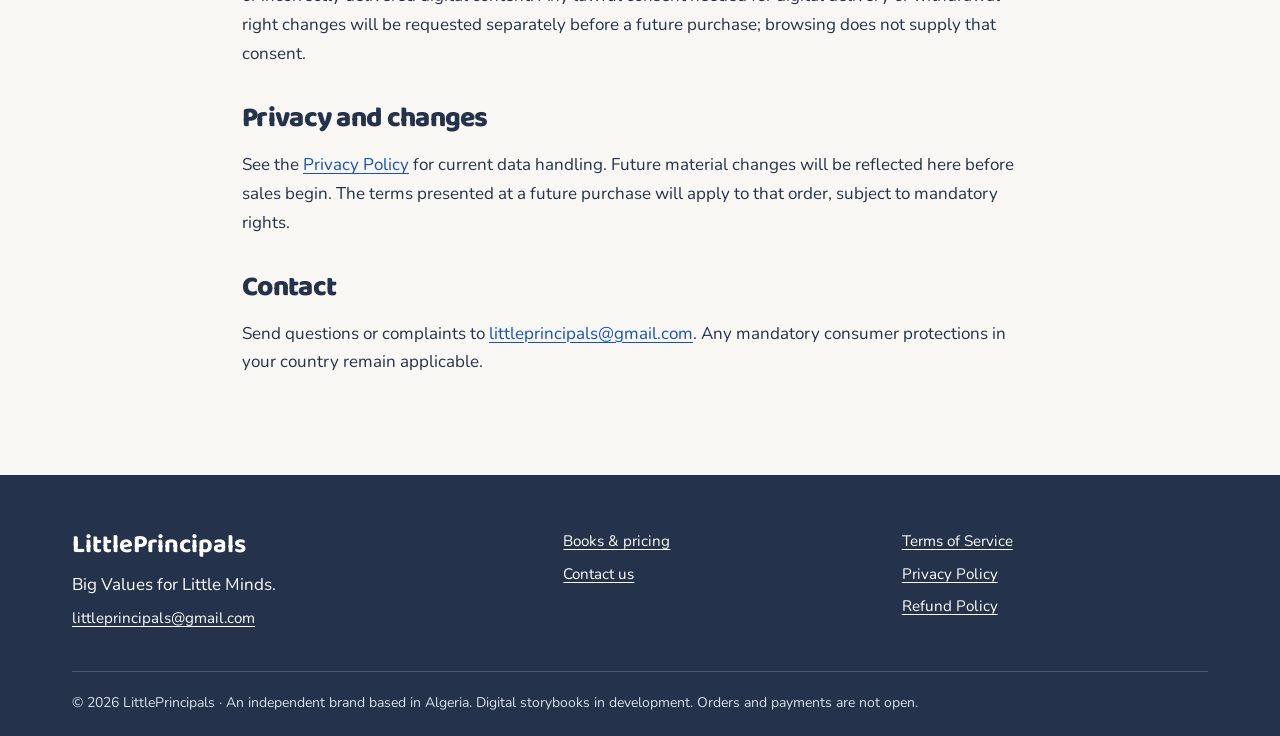
<file: terms.html>
<!doctype html>
<html lang="en"><head><meta charset="utf-8"><meta name="viewport" content="width=device-width,initial-scale=1">
<title>Terms of Service | LittlePrincipals</title><meta name="description" content="Terms for the LittlePrincipals website and planned personalized downloadable PDF storybooks.">
<meta name="theme-color" content="#1550C3"><meta property="og:title" content="Terms of Service | LittlePrincipals"><meta property="og:description" content="Terms for the LittlePrincipals website and planned personalized downloadable PDF storybooks."><meta property="og:type" content="website"><meta property="og:image" content="https://djawadmnc.github.io/littleprincipals/assets/storybook-world.png"><meta property="og:url" content="https://djawadmnc.github.io/littleprincipals/terms.html"><link rel="canonical" href="https://djawadmnc.github.io/littleprincipals/terms.html"><meta name="twitter:card" content="summary_large_image">
<link rel="icon" href="assets/logo.png"><link rel="stylesheet" href="styles.css?v=5">
<link rel="preconnect" href="https://fonts.googleapis.com"><link rel="preconnect" href="https://fonts.gstatic.com" crossorigin><link href="https://fonts.googleapis.com/css2?family=Baloo+2:wght@800&family=Nunito:wght@400;600;700;800&display=swap" rel="stylesheet">
</head><body><a class="skip" href="#main">Skip to content</a>
<header class="site-header"><a class="brand" href="index.html"><img src="assets/logo.png" alt="" width="56" height="56"><span>Little<span>Principals</span><small>Big Values for Little Minds.</small></span></a><nav aria-label="Main navigation"><a href="index.html">Our story</a><a href="pricing.html">Books & pricing</a><a href="contact.html">Contact</a></nav></header>
<main id="main" class="policy">
<span class="eyebrow">Our policies</span><h1>Terms of Service</h1><p class="policy-date">Last updated: 23 November 2026 · Pre-launch website</p>
<h2>Who we are</h2><p>LittlePrincipals is the trading brand of an individual operator based in Algeria, preparing to sell personalized illustrated digital storybooks. It is not represented as an incorporated company. Business contact: <a href="mailto:littleprincipals@gmail.com">littleprincipals@gmail.com</a>.</p>
<h2>Current availability</h2><p>This website describes a planned product. Orders and payments are not open, and no purchase contract is created by browsing or emailing an enquiry. Concept illustrations are labeled and are not representations of a completed book. Payment-provider approval has not been confirmed.</p>
<h2>Future purchases and personalization</h2><p>Before orders open, we will publish the final product specification, price, applicable taxes, delivery timeframe and purchase process. The purchasing adult must be a parent, legal guardian or an adult authorized by the guardian to provide personalization information. Supply only information you are entitled to share, and check spelling and preferences carefully. Do not submit children's photographs through this website or by email at this stage.</p>
<h2>Digital delivery</h2><p>The planned product is a personalized downloadable PDF, delivered to the purchasing adult by email after preparation. No physical book is included. A suitable device and PDF reader are required. No instant delivery or interactive-reading service is promised. The delivery timeframe will be stated before any future purchase.</p>
<h2>Personal use and copyright</h2><p>Unless a product states otherwise, a future purchase will grant a personal, non-exclusive license for your household to read and print its copy. It will not transfer copyright or permit resale, public distribution or commercial reuse. LittlePrincipals does not claim ownership of customer-provided information. Customers must have permission to supply any material they share.</p>
<h2>Responsible use and limitations</h2><p>Use this website lawfully. Our stories are intended for parent-guided entertainment and learning. They do not guarantee any developmental, educational or behavioral outcome and do not replace professional advice or parental judgment. Website availability is not guaranteed. Nothing in these terms excludes liability that cannot lawfully be excluded or limits mandatory consumer rights.</p>
<h2>Corrections, cancellation and refunds</h2><p>See the <a href="refunds.html">Refund Policy</a>. Personalization does not remove statutory rights for faulty, missing, misdescribed or incorrectly delivered digital content. Any lawful consent needed for digital delivery or withdrawal-right changes will be requested separately before a future purchase; browsing does not supply that consent.</p>
<h2>Privacy and changes</h2><p>See the <a href="privacy.html">Privacy Policy</a> for current data handling. Future material changes will be reflected here before sales begin. The terms presented at a future purchase will apply to that order, subject to mandatory rights.</p><h2>Contact</h2><p>Send questions or complaints to <a href="mailto:littleprincipals@gmail.com">littleprincipals@gmail.com</a>. Any mandatory consumer protections in your country remain applicable.</p>
</main>
<footer><div class="footer-top"><div><strong>LittlePrincipals</strong><p>Big Values for Little Minds.</p><a href="mailto:littleprincipals@gmail.com">littleprincipals@gmail.com</a></div><div><a href="pricing.html">Books & pricing</a><a href="contact.html">Contact us</a></div><nav aria-label="Policies"><a href="terms.html">Terms of Service</a><a href="privacy.html">Privacy Policy</a><a href="refunds.html">Refund Policy</a></nav></div><p class="fine">© 2026 LittlePrincipals · An independent brand based in Algeria. Digital storybooks in development. Orders and payments are not open.</p></footer>
















</body></html>
</file>
<file: styles.css>
:root{--blue:#1550C3;--pink:#DE467B;--yellow:#F4C95D;--teal:#63B6A4;--cream:#FAF8F4;--navy:#24324B;--muted:#536078}
*{box-sizing:border-box}
html{scroll-behavior:smooth}
body{margin:0;background:var(--cream);color:var(--navy);font:1.0625rem/1.7 Nunito,system-ui,sans-serif}
h1,h2,h3{font-family:"Baloo 2",Nunito,sans-serif;font-weight:800;line-height:1.1;letter-spacing:-.025em;margin:0 0 1rem}
h1{font-size:clamp(2.6rem,6vw,5.5rem)}
h2{font-size:clamp(2rem,3.5vw,3.2rem)}
h3{font-size:1.6rem}
p{margin:0 0 1.1rem}
a{color:var(--blue);text-underline-offset:.2em}
a:hover{color:#103c92}
img{max-width:100%;height:auto;display:block}
a:focus-visible{outline:3px solid var(--pink);outline-offset:5px}
.skip{position:absolute;left:1rem;top:-100px;background:white;padding:1rem;z-index:10}
.skip:focus{top:1rem}
.site-header{max-width:1280px;margin:auto;padding:1.2rem 2rem;display:flex;gap:2rem;align-items:center;justify-content:space-between;border-bottom:1px solid #e3e6ed}
.brand{display:flex;gap:.7rem;align-items:center;text-decoration:none;font-family:"Baloo 2",sans-serif;font-size:1.65rem;font-weight:800;line-height:1.2}
.brand img{width:56px;height:56px;border-radius:50%}
.brand span span{color:var(--pink)}
.brand small{display:block;font:700 .75rem/1.6 Nunito,sans-serif;color:var(--navy)}
.site-header nav{display:flex;gap:1.8rem}
.site-header nav a{font-size:.95rem;font-weight:800;text-decoration:none;color:var(--navy)}
.site-header nav a[aria-current]{color:var(--blue);text-decoration:underline;text-decoration-thickness:3px}
.hero{max-width:1280px;display:grid;grid-template-columns:minmax(0,1.06fr) minmax(0,1fr);gap:3rem;padding:4rem 2rem 3rem;margin:auto;align-items:center}
.hero>*,.product>*,.beyond>*,.three-grid>*{min-width:0}
.hero h1 span{color:var(--blue)}
.eyebrow{display:block;color:var(--blue);font-size:.85rem;font-weight:800;letter-spacing:.12em;text-transform:uppercase;margin-bottom:1.15rem;overflow-wrap:anywhere}
.lead{font-size:1.2rem;line-height:1.65}
.actions{display:flex;gap:1.2rem;align-items:center;flex-wrap:wrap;margin:1.7rem 0}
.button{display:inline-block;border-radius:100px;background:var(--blue);color:white;text-decoration:none;font-weight:800;padding:.85rem 1.5rem;box-shadow:0 5px 0 #103b8f;max-width:100%;text-align:center}
.button:hover{background:#103c92;color:white}
.secondary{background:var(--navy)}
.text-link{font-weight:800}
.small,.fine,figcaption{font-size:.875rem;color:var(--muted)}
figure{margin:0}
.hero-art,.product figure{width:100%}
figcaption{margin-top:.6rem;text-align:center}
.hero-art img{border-radius:48% 48% 44% 44%;box-shadow:0 18px 60px #1550c315}
.values-band{padding:1.1rem 2rem;background:#e8effb;display:flex;justify-content:center;gap:4rem;flex-wrap:wrap;font-weight:800;color:var(--blue)}
.values-band span:before{content:"✦";margin-right:.65rem;color:#a32c57}
.section{max-width:1200px;padding:4rem 2rem;margin:auto}
.intro{max-width:960px;text-align:center;padding-top:5rem}
.section-head{margin-bottom:2rem}
.three-grid{display:grid;grid-template-columns:repeat(3,minmax(0,1fr));gap:1.4rem}
.card{border-radius:1.6rem;background:white;padding:2rem;border:1px solid #e3e6ed}
.card p:last-child{margin:0}
.blue{background:#e8effb}
.pink{background:#fbe9ef}
.yellow{background:#fcf1ce}
.symbol{font-size:2.2rem;display:block;color:var(--blue);margin-bottom:1rem}
.beyond{display:grid;grid-template-columns:minmax(0,1.2fr) minmax(0,1fr);gap:4rem;align-items:center}
.activity{background:#e0f1eb;border:2px dashed #8ec7b9;padding:2.2rem;border-radius:2rem}
.pill{display:inline-block;border-radius:100px;font-size:.875rem;font-weight:800;background:#e5edf9;color:#153d85;padding:.35rem .8rem;margin-bottom:1.2rem}
blockquote{font-weight:800;border-left:4px solid var(--pink);padding-left:1.3rem;margin:1.5rem 0;font-size:1.25rem}
.showcase{padding-top:1rem}
.showcase img{border-radius:1.8rem}
.showcase .small{margin:.7rem 0;text-align:center}
.promise{text-align:center;max-width:940px;padding-bottom:5rem}
.promise p{font-size:1.2rem}
.promise .button{margin-top:1rem}
.page-heading{max-width:1000px;padding:4rem 2rem 1rem;margin:auto;text-align:center}
.page-heading p{max-width:700px;margin:1.5rem auto 0}
.product{display:grid;grid-template-columns:minmax(0,.95fr) minmax(0,1.1fr);gap:3.5rem;align-items:start}
.product figure img{border-radius:2rem}
.product h2{font-size:2.6rem}
.price{font-size:2.5rem;font-weight:800;color:var(--blue);line-height:1.3;margin:1.4rem 0 .5rem}
.price span{font-size:1rem;color:var(--navy)}
.checklist{padding-left:1.3rem}
.checklist li{padding:.3rem 0}
.notice{background:#fff1cf;border-left:4px solid #ad7900;padding:1.2rem;border-radius:.5rem;margin:1.5rem 0}
.contact-panel{max-width:850px;text-align:center}
.contact-panel .actions{justify-content:center}
.email-link{font-size:clamp(1rem,3vw,1.6rem);font-weight:800;overflow-wrap:anywhere}
.contact-panel p{margin-top:1.7rem}
.policy{max-width:860px;padding:4rem 2rem 5rem;margin:auto}
.policy h1{font-size:clamp(2.6rem,5vw,4rem)}
.policy h2{font-size:1.75rem;margin-top:2.2rem}
.policy-date{color:var(--muted);font-size:.9rem;margin-bottom:2.4rem}
.policy a{overflow-wrap:anywhere}
footer{background:var(--navy);color:white;padding:3rem max(2rem,calc((100vw - 1136px)/2)) 1.3rem}
footer a{color:white}
footer a:hover{color:var(--yellow)}
.footer-top{display:grid;grid-template-columns:minmax(0,1.5fr) minmax(0,1fr) minmax(0,1fr);gap:2rem}
.footer-top strong{font-family:"Baloo 2",sans-serif;font-size:1.6rem}
.footer-top p{margin:.3rem 0}
.footer-top a{display:block;margin:.4rem 0;font-size:.95rem;overflow-wrap:anywhere}
.fine{border-top:1px solid #ffffff30;padding-top:1.2rem;margin:2rem 0 0;color:#d8e0ed;font-size:.875rem}
@media(max-width:800px){.site-header{padding:1rem;flex-wrap:wrap;gap:1rem}
.site-header nav{width:100%;justify-content:space-between;gap:.8rem}
.hero{padding:2.5rem 1.25rem;gap:2rem}
.hero,.product,.beyond,.three-grid{grid-template-columns:minmax(0,1fr)}
.hero-art{max-width:470px;margin:auto}
.hero h1{font-size:clamp(2.4rem,10vw,3.5rem)}
.section{padding:2.6rem 1.25rem}
.beyond,.product{gap:2rem}
.values-band{gap:1rem 2rem;padding:1rem;font-size:.9rem}
.page-heading{padding:2.5rem 1.25rem 0}
.product figure{max-width:460px;margin:auto}
.product h2{font-size:clamp(2rem,8vw,2.6rem)}
.footer-top{grid-template-columns:minmax(0,1fr) minmax(0,1fr)}
.footer-top>div:first-child{grid-column:1/-1}
.policy{padding:2.5rem 1.25rem 3rem}
.brand{font-size:1.45rem}
.brand img{width:48px;height:48px;flex-shrink:0}
footer{padding:2rem 1.25rem}
.actions{align-items:flex-start;flex-direction:column}
.contact-panel .actions{align-items:center}
}
@media(prefers-reduced-motion:reduce){html{scroll-behavior:auto}
}
@media print{.site-header nav,.actions,footer{display:none}
.policy{max-width:none;padding:0}
body{background:white}
}
</file>
